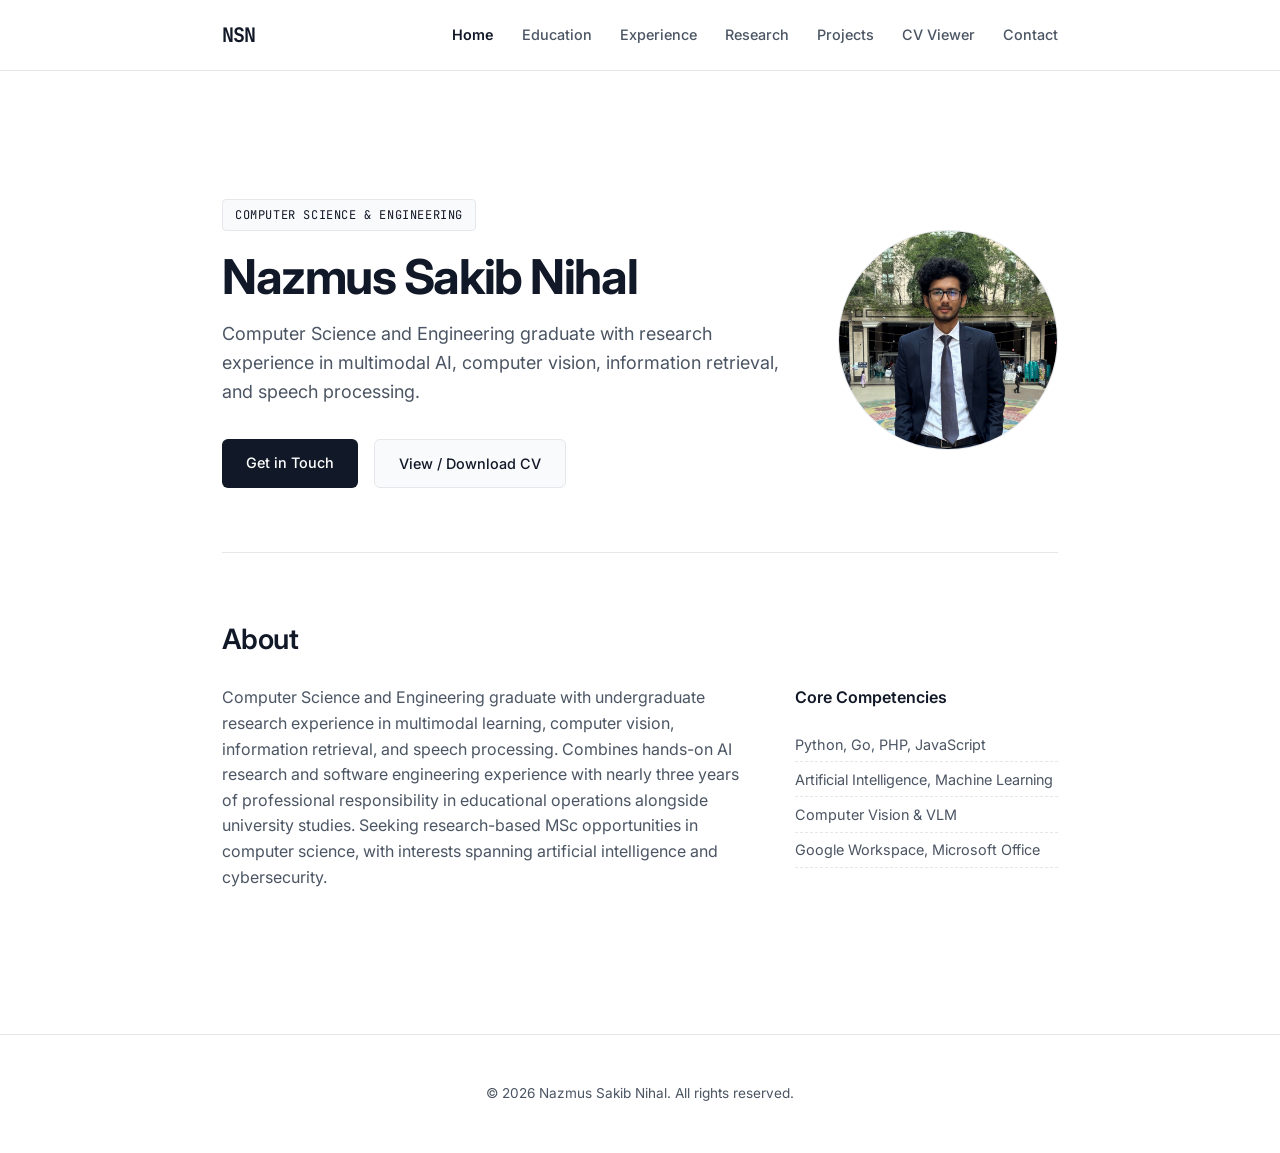
<file: index.html>
<!doctype html>
<html lang="en">
  <head>
    <meta charset="utf-8" />
    <meta content="width=device-width, initial-scale=1.0" name="viewport" />
    <title>Portfolio — Nazmus Sakib Nihal</title>
    <link href="css/style.css" rel="stylesheet" />
    <link href="https://fonts.googleapis.com" rel="preconnect" />
    <link crossorigin="" href="https://fonts.gstatic.com" rel="preconnect" />
    <link
      href="https://fonts.googleapis.com/css2?family=Inter:wght@300;400;500;600;700&amp;family=JetBrains+Mono:wght@400;500&amp;display=swap"
      rel="stylesheet"
    />
  </head>
  <body>
    <header class="site-header">
      <div class="container nav-container">
        <a class="logo" href="index.html" aria-label="NSN — Home">NSN</a>
        <button
          class="nav-toggle"
          type="button"
          aria-controls="primary-navigation"
          aria-expanded="false"
          aria-label="Open navigation menu"
        >
          <span class="nav-toggle-line"></span
          ><span class="nav-toggle-line"></span
          ><span class="nav-toggle-line"></span>
        </button>
        <nav
          class="nav-links"
          id="primary-navigation"
          aria-label="Main navigation"
        >
          <a href="index.html" class="nav-link active" aria-current="page"
            >Home</a
          >
          <a href="education.html" class="nav-link">Education</a>
          <a href="experience.html" class="nav-link">Experience</a>
          <a href="research.html" class="nav-link">Research</a>
          <a href="projects.html" class="nav-link">Projects</a>
          <a href="cv.html" class="nav-link">CV Viewer</a>
          <a href="contact.html" class="nav-link">Contact</a>
        </nav>
      </div>
    </header>
    <main class="container" id="main-content">
      <section class="page-view active" id="page-home">
        <div class="hero">
          <div class="hero-content">
            <span class="badge">Computer Science &amp; Engineering</span>
            <h1>Nazmus Sakib Nihal</h1>
            <p class="hero-subtitle">
              Computer Science and Engineering graduate with research experience
              in multimodal AI, computer vision, information retrieval, and
              speech processing.
            </p>
            <div class="hero-actions">
              <a class="btn btn-primary" href="contact.html"> Get in Touch </a>
              <a class="btn btn-secondary" href="cv.html">
                View / Download CV
              </a>
            </div>
          </div>
          <div class="hero-image-wrapper">
            <img
              alt="Nazmus Sakib Nihal"
              class="profile-image"
              src="assets/profile.jpg"
            />
          </div>
        </div>
        <section class="section">
          <h2>About</h2>
          <div class="about-grid">
            <div class="about-text">
              <p>
                Computer Science and Engineering graduate with undergraduate
                research experience in multimodal learning, computer vision,
                information retrieval, and speech processing. Combines hands-on
                AI research and software engineering experience with nearly
                three years of professional responsibility in educational
                operations alongside university studies. Seeking research-based
                MSc opportunities in computer science, with interests spanning
                artificial intelligence and cybersecurity.
              </p>
            </div>
            <div class="skills-box">
              <h3>Core Competencies</h3>
              <ul>
                <li>Python, Go, PHP, JavaScript</li>
                <li>Artificial Intelligence, Machine Learning</li>
                <li>Computer Vision &amp; VLM</li>
                <li>Google Workspace, Microsoft Office</li>
              </ul>
            </div>
          </div>
        </section>
      </section>
    </main>
    <footer class="site-footer">
      <div class="container">
        <p>© 2026 Nazmus Sakib Nihal. All rights reserved.</p>
      </div>
    </footer>
    <script src="js/script.js" defer></script>
  </body>
</html>
</file>
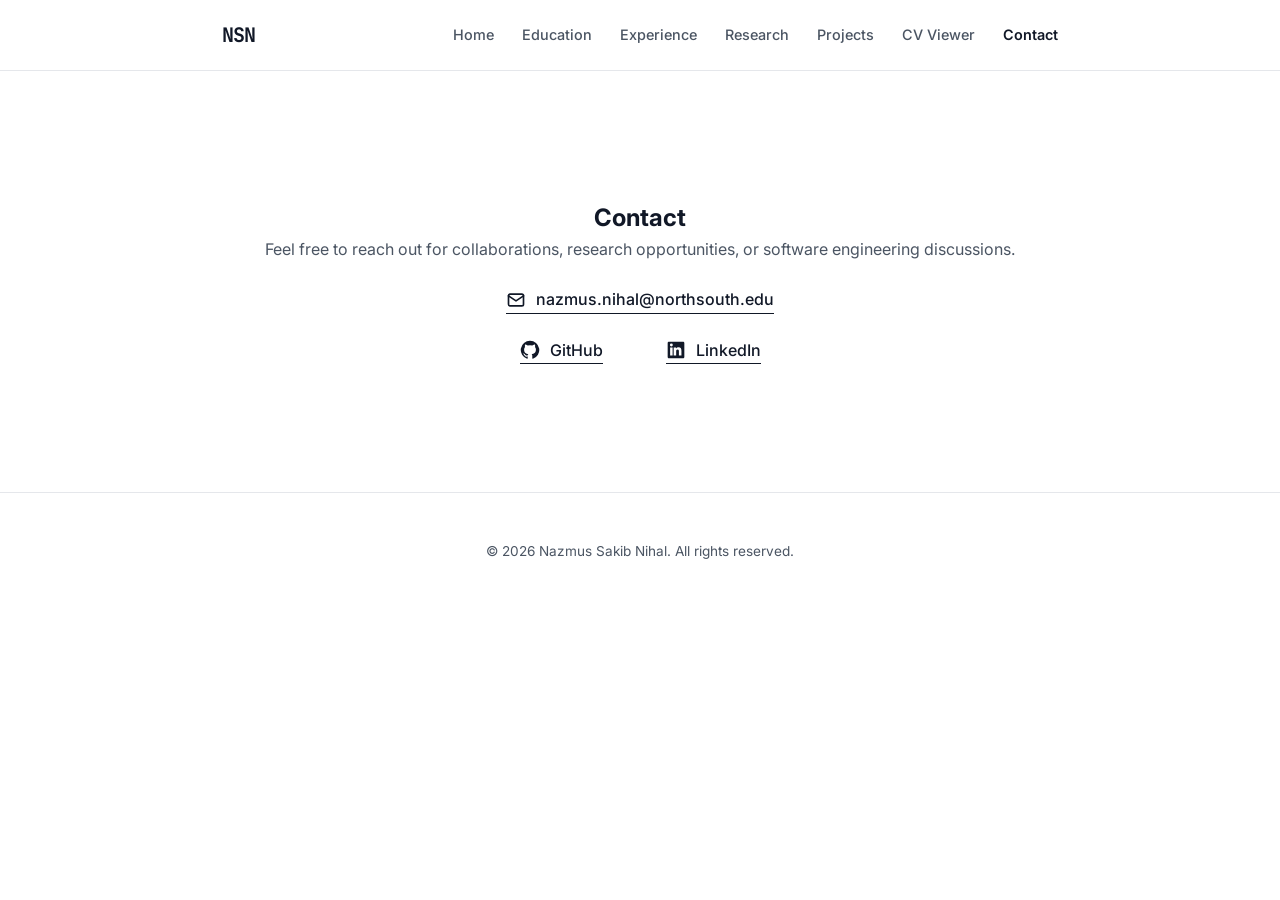
<file: contact.html>
<!doctype html>
<html lang="en">
<head>
<meta charset="utf-8"/>
<meta content="width=device-width, initial-scale=1.0" name="viewport"/>
<title>Contact — Nazmus Sakib Nihal</title>
<link href="css/style.css" rel="stylesheet"/>
<link href="https://fonts.googleapis.com" rel="preconnect"/>
<link crossorigin="" href="https://fonts.gstatic.com" rel="preconnect"/>
<link href="https://fonts.googleapis.com/css2?family=Inter:wght@300;400;500;600;700&amp;family=JetBrains+Mono:wght@400;500&amp;display=swap" rel="stylesheet"/>
</head>
<body>
<header class="site-header">
      <div class="container nav-container">
        <a class="logo" href="index.html" aria-label="NSN — Home">NSN</a>
        <button class="nav-toggle" type="button" aria-controls="primary-navigation" aria-expanded="false" aria-label="Open navigation menu">
          <span class="nav-toggle-line"></span><span class="nav-toggle-line"></span><span class="nav-toggle-line"></span>
        </button>
        <nav class="nav-links" id="primary-navigation" aria-label="Main navigation">
          <a href="index.html" class="nav-link">Home</a>
<a href="education.html" class="nav-link">Education</a>
<a href="experience.html" class="nav-link">Experience</a>
<a href="research.html" class="nav-link">Research</a>
<a href="projects.html" class="nav-link">Projects</a>
<a href="cv.html" class="nav-link">CV Viewer</a>
<a href="contact.html" class="nav-link active" aria-current="page">Contact</a>
        </nav>
      </div>
    </header>
<main class="container" id="main-content">
<section class="page-view active" id="page-contact">
<div class="contact-section">
<h2>Contact</h2>
<p>
            Feel free to reach out for collaborations, research opportunities,
            or software engineering discussions.
          </p>
<div class="contact-links">
<!-- Email -->
<a href="mailto:nazmus.nihal@northsouth.edu">
<svg fill="none" height="20" stroke="currentColor" stroke-linecap="round" stroke-linejoin="round" stroke-width="2" viewbox="0 0 24 24" width="20" xmlns="http://www.w3.org/2000/svg">
<rect height="14" rx="2" width="18" x="3" y="5"></rect>
<path d="m3 7 9 6 9-6"></path>
</svg>
<span>nazmus.nihal@northsouth.edu</span>
</a>
<!-- GitHub -->
<a href="https://github.com/nihalxx3" rel="noopener noreferrer" target="_blank">
<svg fill="currentColor" height="20" viewbox="0 0 24 24" width="20" xmlns="http://www.w3.org/2000/svg">
<path d="M12 .9a11.1 11.1 0 0 0-3.51 21.63c.56.1.76-.24.76-.54v-2.1c-3.1.67-3.76-1.32-3.76-1.32-.5-1.28-1.24-1.62-1.24-1.62-1.01-.69.08-.68.08-.68 1.12.08 1.71 1.15 1.71 1.15 1 1.71 2.63 1.22 3.27.93.1-.72.39-1.22.71-1.5-2.48-.28-5.09-1.24-5.09-5.52 0-1.22.44-2.21 1.15-2.99-.12-.28-.5-1.42.11-2.95 0 0 .94-.3 3.05 1.14a10.6 10.6 0 0 1 5.55 0c2.11-1.44 3.05-1.14 3.05-1.14.61 1.53.23 2.67.11 2.95.72.78 1.15 1.77 1.15 2.99 0 4.29-2.62 5.24-5.11 5.51.4.35.76 1.03.76 2.08v3.08c0 .3.2.65.77.54A11.1 11.1 0 0 0 12 .9Z"></path>
</svg>
<span>GitHub</span>
</a>
<!-- LinkedIn -->
<a href="https://linkedin.com/in/nazmus-sakib-nihal" rel="noopener noreferrer" target="_blank">
<svg fill="currentColor" height="20" viewbox="0 0 24 24" width="20" xmlns="http://www.w3.org/2000/svg">
<path d="M20.45 2H3.55C2.69 2 2 2.68 2 3.52v16.96c0 .84.69 1.52 1.55 1.52h16.9c.86 0 1.55-.68 1.55-1.52V3.52C22 2.68 21.31 2 20.45 2ZM7.93 18.46H4.95V9.03h2.98v9.43ZM6.44 7.74a1.73 1.73 0 1 1 0-3.46 1.73 1.73 0 0 1 0 3.46Zm12.02 10.72h-2.98v-4.59c0-1.09-.02-2.49-1.52-2.49-1.52 0-1.75 1.18-1.75 2.41v4.67H9.23V9.03h2.86v1.29h.04c.4-.75 1.37-1.53 2.82-1.53 3.02 0 3.58 1.99 3.58 4.57v5.1Z"></path>
</svg>
<span>LinkedIn</span>
</a>
</div>
</div>
</section>
</main>
<footer class="site-footer">
<div class="container">
<p>© 2026 Nazmus Sakib Nihal. All rights reserved.</p>
</div>
</footer>
<script src="js/script.js" defer></script>
</body>
</html>
</file>
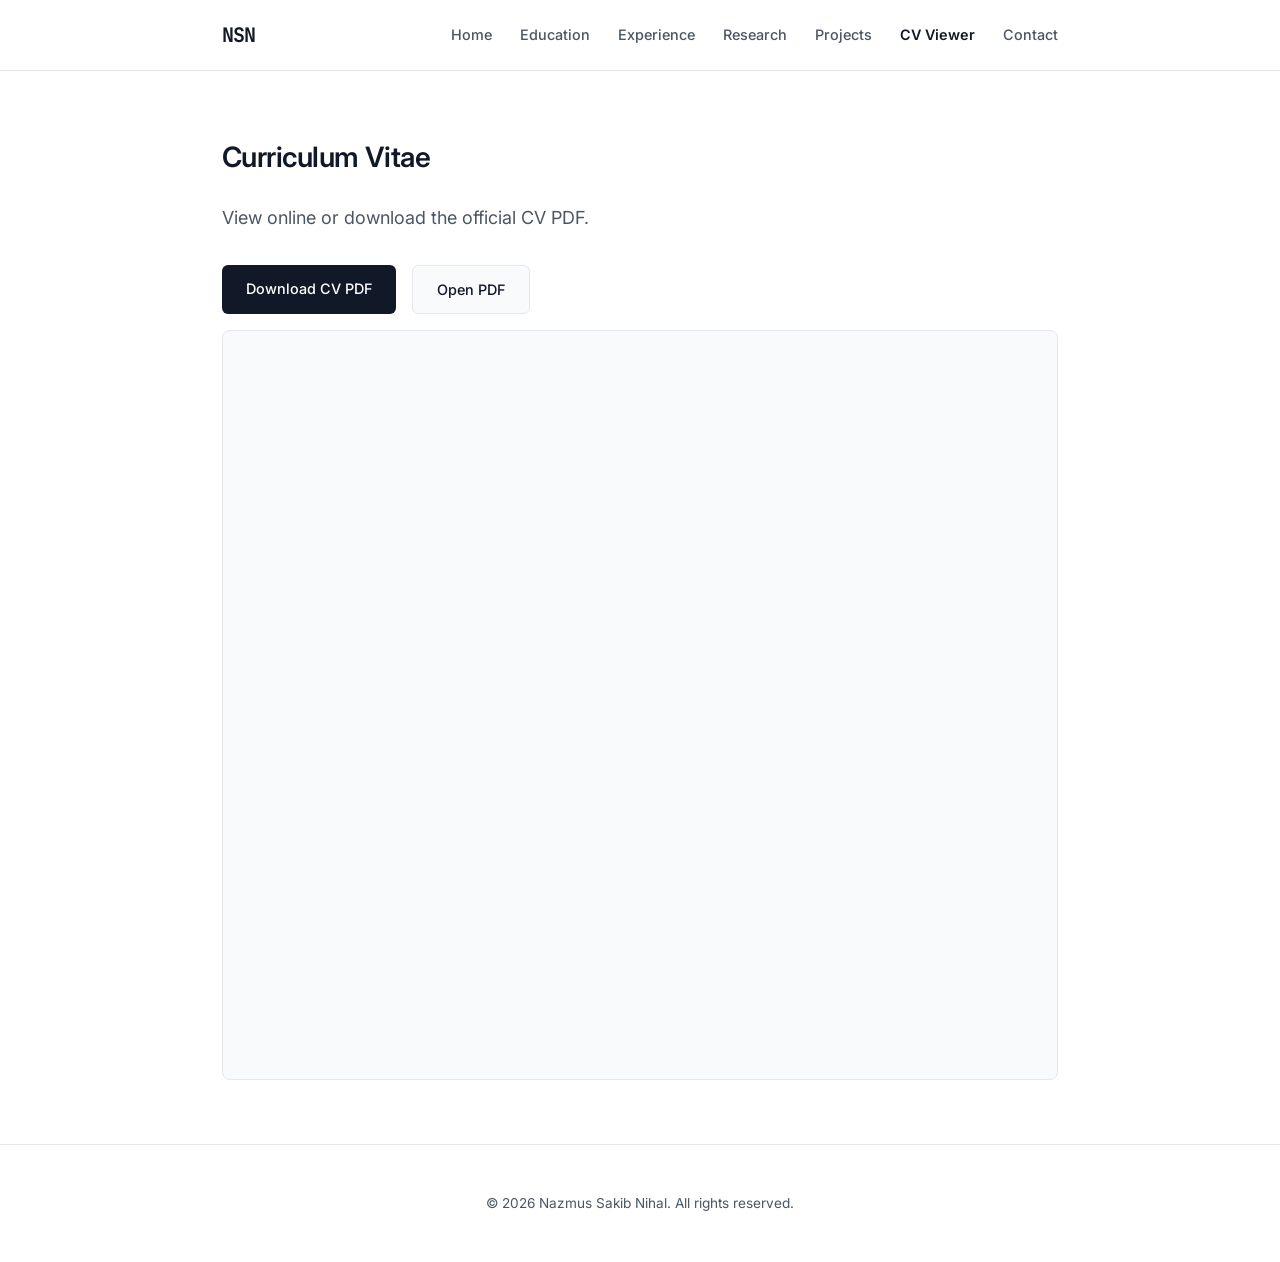
<file: cv.html>
<!doctype html>
<html lang="en">
<head>
<meta charset="utf-8"/>
<meta content="width=device-width, initial-scale=1.0" name="viewport"/>
<title>Curriculum Vitae — Nazmus Sakib Nihal</title>
<link href="css/style.css" rel="stylesheet"/>
<link href="https://fonts.googleapis.com" rel="preconnect"/>
<link crossorigin="" href="https://fonts.gstatic.com" rel="preconnect"/>
<link href="https://fonts.googleapis.com/css2?family=Inter:wght@300;400;500;600;700&amp;family=JetBrains+Mono:wght@400;500&amp;display=swap" rel="stylesheet"/>
</head>
<body>
<header class="site-header">
      <div class="container nav-container">
        <a class="logo" href="index.html" aria-label="NSN — Home">NSN</a>
        <button class="nav-toggle" type="button" aria-controls="primary-navigation" aria-expanded="false" aria-label="Open navigation menu">
          <span class="nav-toggle-line"></span><span class="nav-toggle-line"></span><span class="nav-toggle-line"></span>
        </button>
        <nav class="nav-links" id="primary-navigation" aria-label="Main navigation">
          <a href="index.html" class="nav-link">Home</a>
<a href="education.html" class="nav-link">Education</a>
<a href="experience.html" class="nav-link">Experience</a>
<a href="research.html" class="nav-link">Research</a>
<a href="projects.html" class="nav-link">Projects</a>
<a href="cv.html" class="nav-link active" aria-current="page">CV Viewer</a>
<a href="contact.html" class="nav-link">Contact</a>
        </nav>
      </div>
    </header>
<main class="container" id="main-content">
<section class="page-view active" id="page-cv">
<div class="page-header">
<h2>Curriculum Vitae</h2>
<p class="hero-subtitle">
            View online or download the official CV PDF.
          </p>

<div class="hero-actions cv-actions">
<a class="btn btn-primary" download="CV_Nazmus_Sakib_Nihal.pdf" href="assets/NAZMUS-SAKIB-NIHAL(CV).pdf">Download CV PDF</a>
<a class="btn btn-secondary" href="assets/NAZMUS-SAKIB-NIHAL(CV).pdf" rel="noopener noreferrer" target="_blank">Open PDF</a>
</div></div>
<p class="cv-mobile-note">On mobile, use “Open PDF” or “Download CV PDF” if the embedded viewer is unavailable.</p><div class="cv-viewer-container">
<iframe class="cv-iframe" src="assets/NAZMUS-SAKIB-NIHAL(CV).pdf" title="CV Viewer">
<p>
              Your browser does not support PDFs.
              <a href="assets/NAZMUS-SAKIB-NIHAL(CV).pdf">Download the PDF</a>.
            </p>
</iframe>
</div>
</section>
</main>
<footer class="site-footer">
<div class="container">
<p>© 2026 Nazmus Sakib Nihal. All rights reserved.</p>
</div>
</footer>
<script src="js/script.js" defer></script>
</body>
</html>
</file>
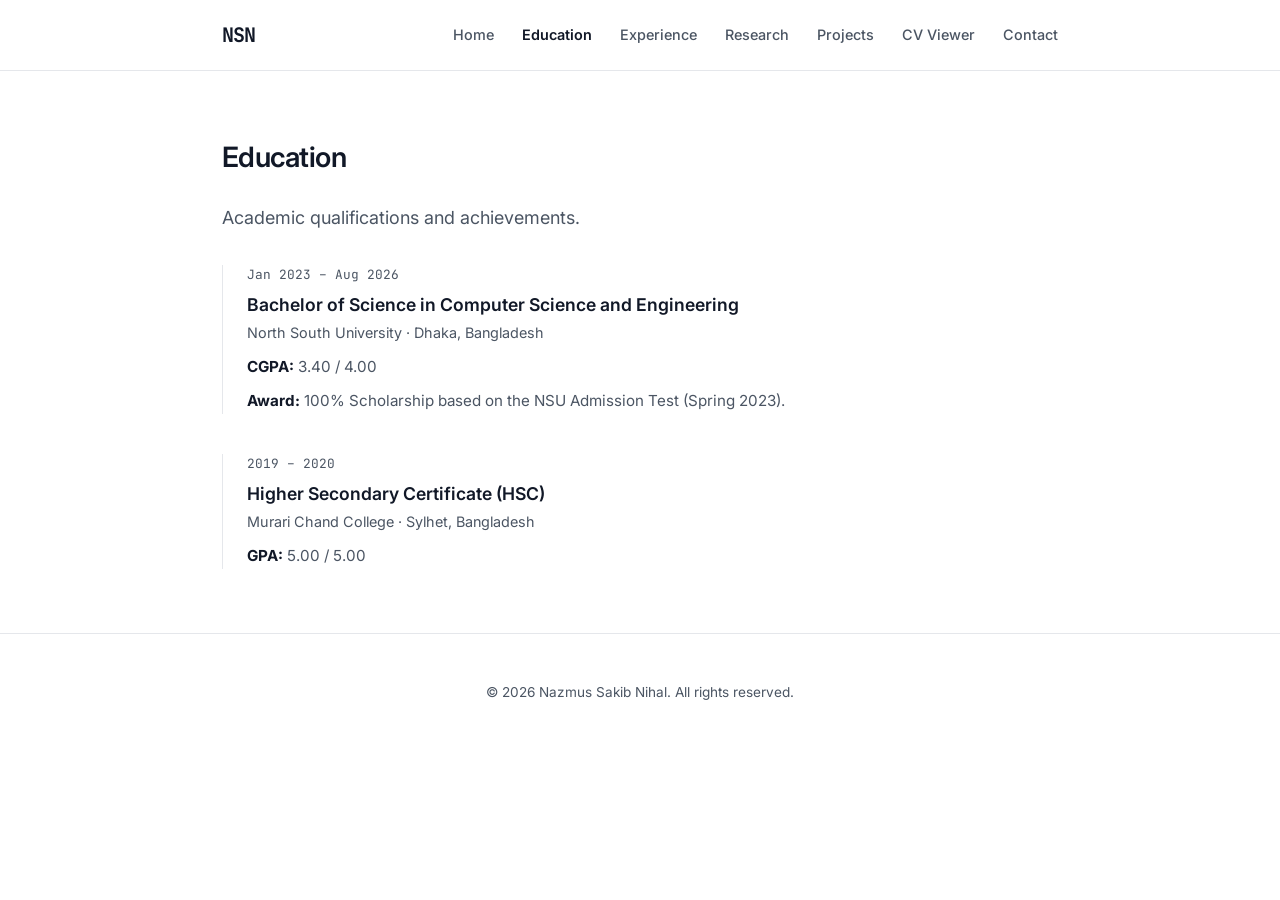
<file: education.html>
<!doctype html>
<html lang="en">
<head>
<meta charset="utf-8"/>
<meta content="width=device-width, initial-scale=1.0" name="viewport"/>
<title>Education — Nazmus Sakib Nihal</title>
<link href="css/style.css" rel="stylesheet"/>
<link href="https://fonts.googleapis.com" rel="preconnect"/>
<link crossorigin="" href="https://fonts.gstatic.com" rel="preconnect"/>
<link href="https://fonts.googleapis.com/css2?family=Inter:wght@300;400;500;600;700&amp;family=JetBrains+Mono:wght@400;500&amp;display=swap" rel="stylesheet"/>
</head>
<body>
<header class="site-header">
      <div class="container nav-container">
        <a class="logo" href="index.html" aria-label="NSN — Home">NSN</a>
        <button class="nav-toggle" type="button" aria-controls="primary-navigation" aria-expanded="false" aria-label="Open navigation menu">
          <span class="nav-toggle-line"></span><span class="nav-toggle-line"></span><span class="nav-toggle-line"></span>
        </button>
        <nav class="nav-links" id="primary-navigation" aria-label="Main navigation">
          <a href="index.html" class="nav-link">Home</a>
<a href="education.html" class="nav-link active" aria-current="page">Education</a>
<a href="experience.html" class="nav-link">Experience</a>
<a href="research.html" class="nav-link">Research</a>
<a href="projects.html" class="nav-link">Projects</a>
<a href="cv.html" class="nav-link">CV Viewer</a>
<a href="contact.html" class="nav-link">Contact</a>
        </nav>
      </div>
    </header>
<main class="container" id="main-content">
<section class="page-view active" id="page-education">
<div class="page-header">
<h2>Education</h2>
<p class="hero-subtitle">Academic qualifications and achievements.</p>
</div>
<div class="timeline">
<div class="timeline-item">
<span class="timeline-date">Jan 2023 – Aug 2026</span>
<h3>Bachelor of Science in Computer Science and Engineering</h3>
<a class="timeline-org" href="https://www.northsouth.edu/" rel="noopener noreferrer" target="_blank">North South University · Dhaka, Bangladesh</a>
<p class="education-detail"><strong>CGPA:</strong> 3.40 / 4.00</p>
<p class="education-detail"><strong>Award:</strong> 100% Scholarship based on the NSU Admission Test (Spring 2023).</p>
</div>
<div class="timeline-item">
<span class="timeline-date">2019 – 2020</span>
<h3>Higher Secondary Certificate (HSC)</h3>
<div class="timeline-org">Murari Chand College · Sylhet, Bangladesh</div>
<p class="education-detail"><strong>GPA:</strong> 5.00 / 5.00</p>
</div>
</div>
</section>
</main>
<footer class="site-footer">
<div class="container">
<p>© 2026 Nazmus Sakib Nihal. All rights reserved.</p>
</div>
</footer>
<script src="js/script.js" defer></script>
</body>
</html>
</file>
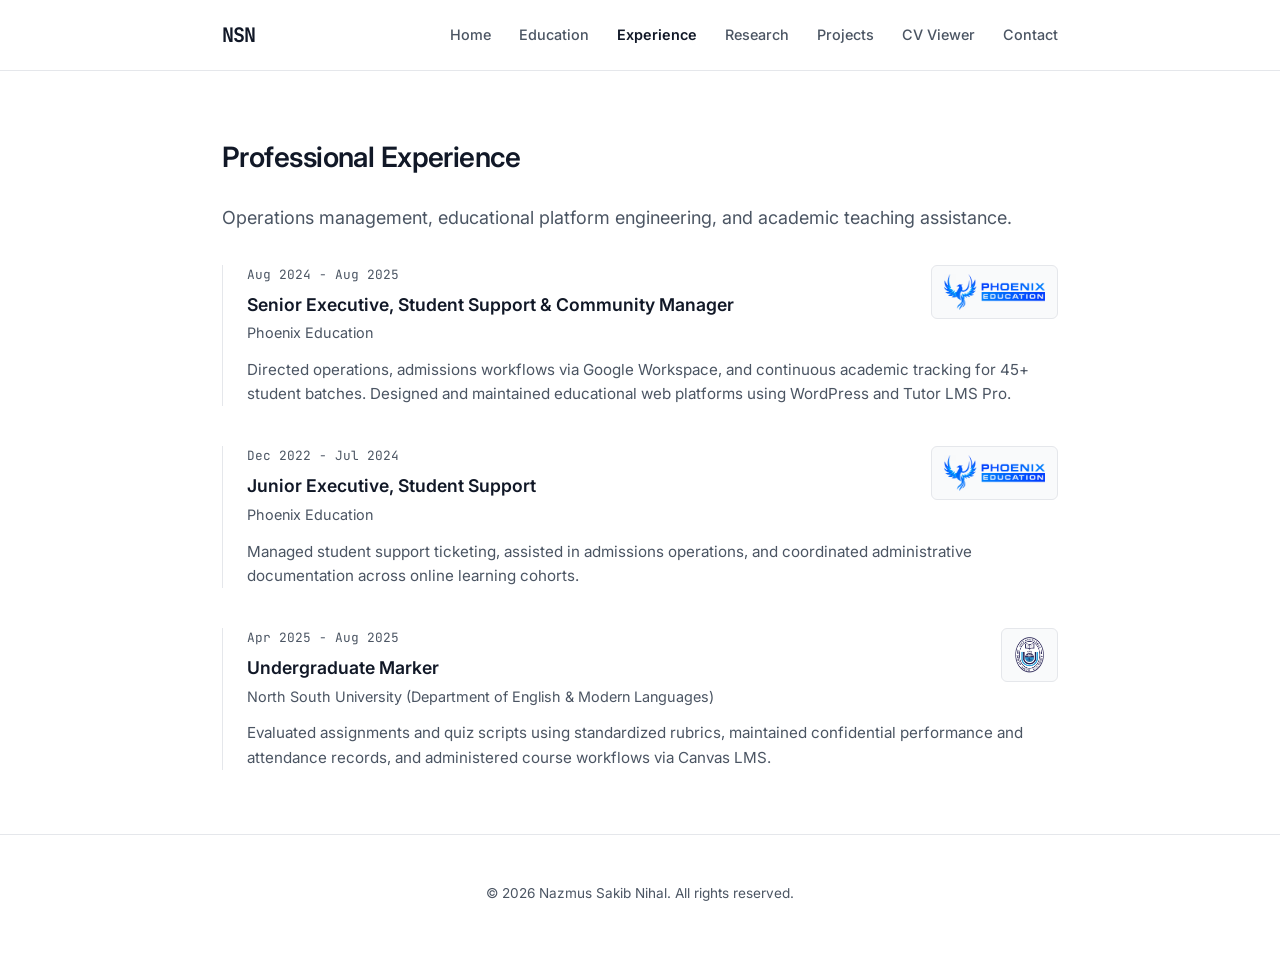
<file: experience.html>
<!doctype html>
<html lang="en">
<head>
<meta charset="utf-8"/>
<meta content="width=device-width, initial-scale=1.0" name="viewport"/>
<title>Experience — Nazmus Sakib Nihal</title>
<link href="css/style.css" rel="stylesheet"/>
<link href="https://fonts.googleapis.com" rel="preconnect"/>
<link crossorigin="" href="https://fonts.gstatic.com" rel="preconnect"/>
<link href="https://fonts.googleapis.com/css2?family=Inter:wght@300;400;500;600;700&amp;family=JetBrains+Mono:wght@400;500&amp;display=swap" rel="stylesheet"/>
</head>
<body>
<header class="site-header">
      <div class="container nav-container">
        <a class="logo" href="index.html" aria-label="NSN — Home">NSN</a>
        <button class="nav-toggle" type="button" aria-controls="primary-navigation" aria-expanded="false" aria-label="Open navigation menu">
          <span class="nav-toggle-line"></span><span class="nav-toggle-line"></span><span class="nav-toggle-line"></span>
        </button>
        <nav class="nav-links" id="primary-navigation" aria-label="Main navigation">
          <a href="index.html" class="nav-link">Home</a>
<a href="education.html" class="nav-link">Education</a>
<a href="experience.html" class="nav-link active" aria-current="page">Experience</a>
<a href="research.html" class="nav-link">Research</a>
<a href="projects.html" class="nav-link">Projects</a>
<a href="cv.html" class="nav-link">CV Viewer</a>
<a href="contact.html" class="nav-link">Contact</a>
        </nav>
      </div>
    </header>
<main class="container" id="main-content">
<section class="page-view active" id="page-experience">
<div class="page-header">
<h2>Professional Experience</h2>
<p class="hero-subtitle">
            Operations management, educational platform engineering, and
            academic teaching assistance.
          </p>
</div>
<div class="timeline">
<div class="timeline-item">
<div class="exp-header">
<div class="exp-title-group">
<span class="timeline-date">Aug 2024 - Aug 2025</span>
<h3>Senior Executive, Student Support &amp; Community Manager</h3>
<a class="timeline-org" href="https://phoenixedu.com.bd/" rel="noopener noreferrer" target="_blank">Phoenix Education</a>
</div>
<a class="exp-logo-link" href="https://phoenixedu.com.bd/" rel="noopener noreferrer" target="_blank">
<img alt="Phoenix Education" class="exp-logo" src="assets/phoenix_header_logo.avif"/>
</a>
</div>
<p>
              Directed operations, admissions workflows via Google Workspace,
              and continuous academic tracking for 45+ student batches. Designed
              and maintained educational web platforms using WordPress and Tutor
              LMS Pro.
            </p>
</div>
<div class="timeline-item">
<div class="exp-header">
<div class="exp-title-group">
<span class="timeline-date">Dec 2022 - Jul 2024</span>
<h3>Junior Executive, Student Support</h3>
<a class="timeline-org" href="https://phoenixedu.com.bd/" rel="noopener noreferrer" target="_blank">Phoenix Education</a>
</div>
<a class="exp-logo-link" href="https://phoenixedu.com.bd/" rel="noopener noreferrer" target="_blank">
<img alt="Phoenix Education" class="exp-logo" src="assets/phoenix_header_logo.avif"/>
</a>
</div>
<p>
              Managed student support ticketing, assisted in admissions
              operations, and coordinated administrative documentation across
              online learning cohorts.
            </p>
</div>
<div class="timeline-item">
<div class="exp-header">
<div class="exp-title-group">
<span class="timeline-date">Apr 2025 - Aug 2025</span>
<h3>Undergraduate Marker</h3>
<a class="timeline-org" href="https://www.northsouth.edu/" rel="noopener noreferrer" target="_blank">North South University (Department of English &amp; Modern
                  Languages)</a>
</div>
<a class="exp-logo-link" href="https://www.northsouth.edu/" rel="noopener noreferrer" target="_blank">
<img alt="North South University" class="exp-logo" src="assets/nsu_logo.png"/>
</a>
</div>
<p>
              Evaluated assignments and quiz scripts using standardized rubrics,
              maintained confidential performance and attendance records, and
              administered course workflows via Canvas LMS.
            </p>
</div>
</div>
</section>
</main>
<footer class="site-footer">
<div class="container">
<p>© 2026 Nazmus Sakib Nihal. All rights reserved.</p>
</div>
</footer>
<script src="js/script.js" defer></script>
</body>
</html>
</file>
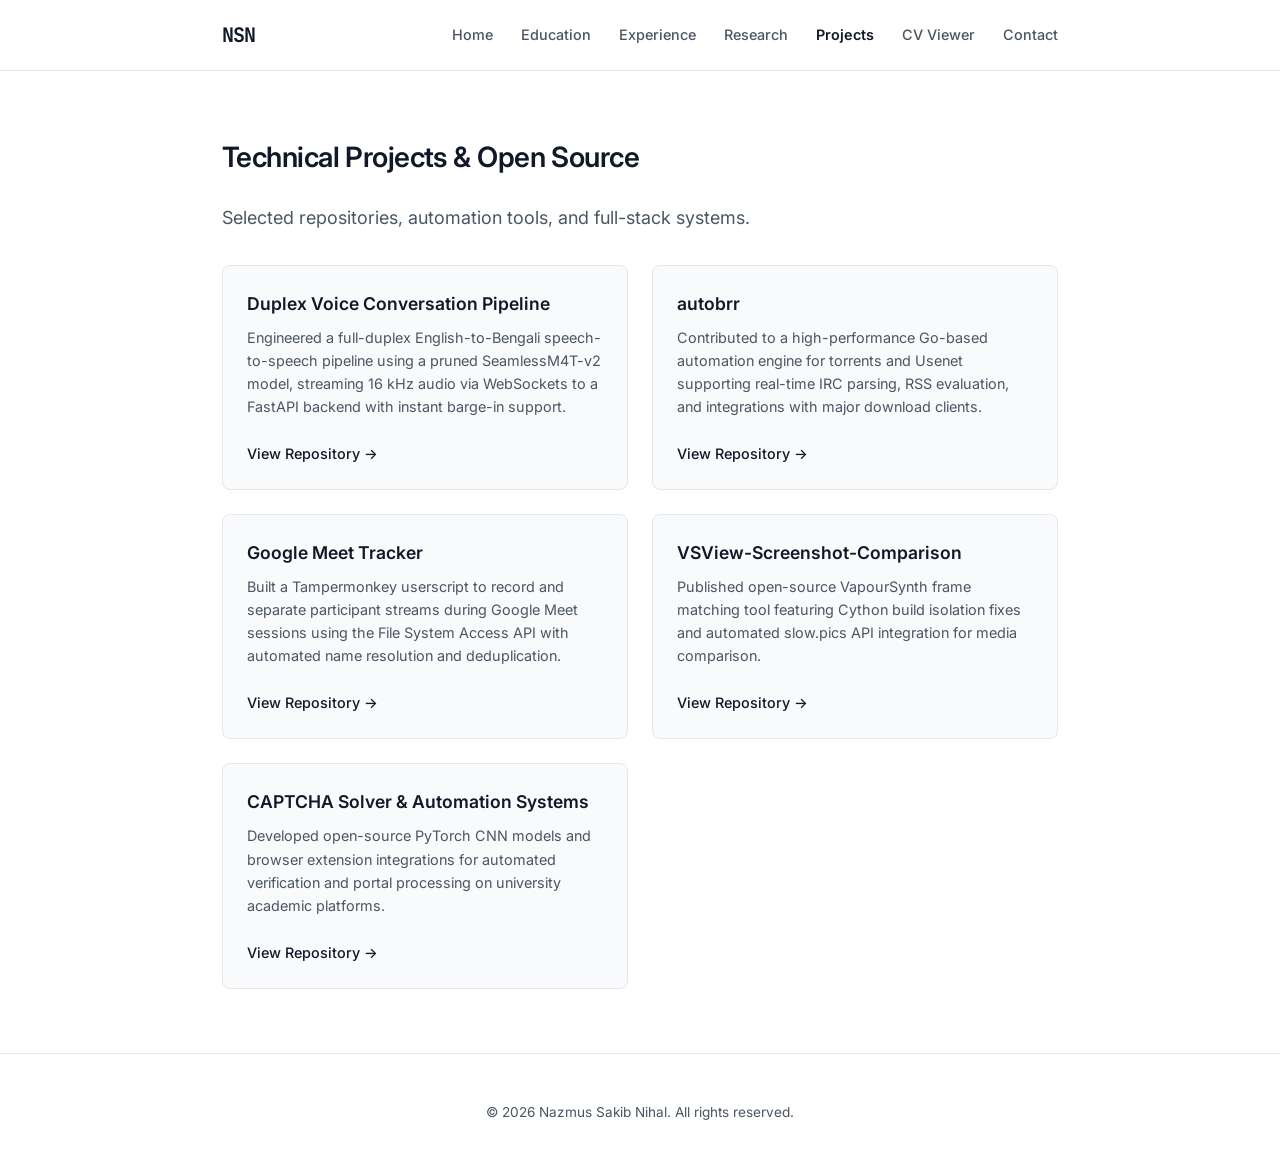
<file: projects.html>
<!doctype html>
<html lang="en">
  <head>
    <meta charset="utf-8" />
    <meta content="width=device-width, initial-scale=1.0" name="viewport" />
    <title>Projects — Nazmus Sakib Nihal</title>
    <link href="css/style.css" rel="stylesheet" />
    <link href="https://fonts.googleapis.com" rel="preconnect" />
    <link crossorigin="" href="https://fonts.gstatic.com" rel="preconnect" />
    <link
      href="https://fonts.googleapis.com/css2?family=Inter:wght@300;400;500;600;700&amp;family=JetBrains+Mono:wght@400;500&amp;display=swap"
      rel="stylesheet"
    />
  </head>
  <body>
    <header class="site-header">
      <div class="container nav-container">
        <a class="logo" href="index.html" aria-label="NSN — Home">NSN</a>
        <button
          class="nav-toggle"
          type="button"
          aria-controls="primary-navigation"
          aria-expanded="false"
          aria-label="Open navigation menu"
        >
          <span class="nav-toggle-line"></span
          ><span class="nav-toggle-line"></span
          ><span class="nav-toggle-line"></span>
        </button>
        <nav
          class="nav-links"
          id="primary-navigation"
          aria-label="Main navigation"
        >
          <a href="index.html" class="nav-link">Home</a>
          <a href="education.html" class="nav-link">Education</a>
          <a href="experience.html" class="nav-link">Experience</a>
          <a href="research.html" class="nav-link">Research</a>
          <a href="projects.html" class="nav-link active" aria-current="page"
            >Projects</a
          >
          <a href="cv.html" class="nav-link">CV Viewer</a>
          <a href="contact.html" class="nav-link">Contact</a>
        </nav>
      </div>
    </header>
    <main class="container" id="main-content">
      <section class="page-view active" id="page-projects">
        <div class="page-header">
          <h2>Technical Projects &amp; Open Source</h2>
          <p class="hero-subtitle">
            Selected repositories, automation tools, and full-stack systems.
          </p>
        </div>
        <div class="project-grid">
          <div class="card">
            <h3>Duplex Voice Conversation Pipeline</h3>
            <p>
              Engineered a full-duplex English-to-Bengali speech-to-speech
              pipeline using a pruned SeamlessM4T-v2 model, streaming 16 kHz
              audio via WebSockets to a FastAPI backend with instant barge-in
              support.
            </p>
            <a
              class="card-link"
              href="https://github.com/nihalxx3/Voice_clone_project_CSE465"
              rel="noopener noreferrer"
              target="_blank"
              >View Repository →</a
            >
          </div>
          <div class="card">
            <h3>autobrr</h3>
            <p>
              Contributed to a high-performance Go-based automation engine for
              torrents and Usenet supporting real-time IRC parsing, RSS
              evaluation, and integrations with major download clients.
            </p>
            <a
              class="card-link"
              href="https://github.com/nihalxx3/autobrr"
              rel="noopener noreferrer"
              target="_blank"
              >View Repository →</a
            >
          </div>
          <div class="card">
            <h3>Google Meet Tracker</h3>
            <p>
              Built a Tampermonkey userscript to record and separate participant
              streams during Google Meet sessions using the File System Access
              API with automated name resolution and deduplication.
            </p>
            <a
              class="card-link"
              href="https://github.com/nihalxx3/Google-Meet-Tracker"
              rel="noopener noreferrer"
              target="_blank"
              >View Repository →</a
            >
          </div>
          <div class="card">
            <h3>VSView-Screenshot-Comparison</h3>
            <p>
              Published open-source VapourSynth frame matching tool featuring
              Cython build isolation fixes and automated slow.pics API
              integration for media comparison.
            </p>
            <a
              class="card-link"
              href="https://github.com/nihalxx3/VSView-Screenshot-Comparison"
              rel="noopener noreferrer"
              target="_blank"
              >View Repository →</a
            >
          </div>
          <div class="card">
            <h3>CAPTCHA Solver &amp; Automation Systems</h3>
            <p>
              Developed open-source PyTorch CNN models and browser extension
              integrations for automated verification and portal processing on
              university academic platforms.
            </p>

            <a
              class="card-link"
              href="https://github.com/nihalxx3/RDS3_NSU_Captcha_Solver"
              target="_blank"
              rel="noopener noreferrer"
            >
              View Repository &rarr;
            </a>
          </div>
        </div>
      </section>
    </main>
    <footer class="site-footer">
      <div class="container">
        <p>© 2026 Nazmus Sakib Nihal. All rights reserved.</p>
      </div>
    </footer>
    <script src="js/script.js" defer></script>
  </body>
</html>
</file>
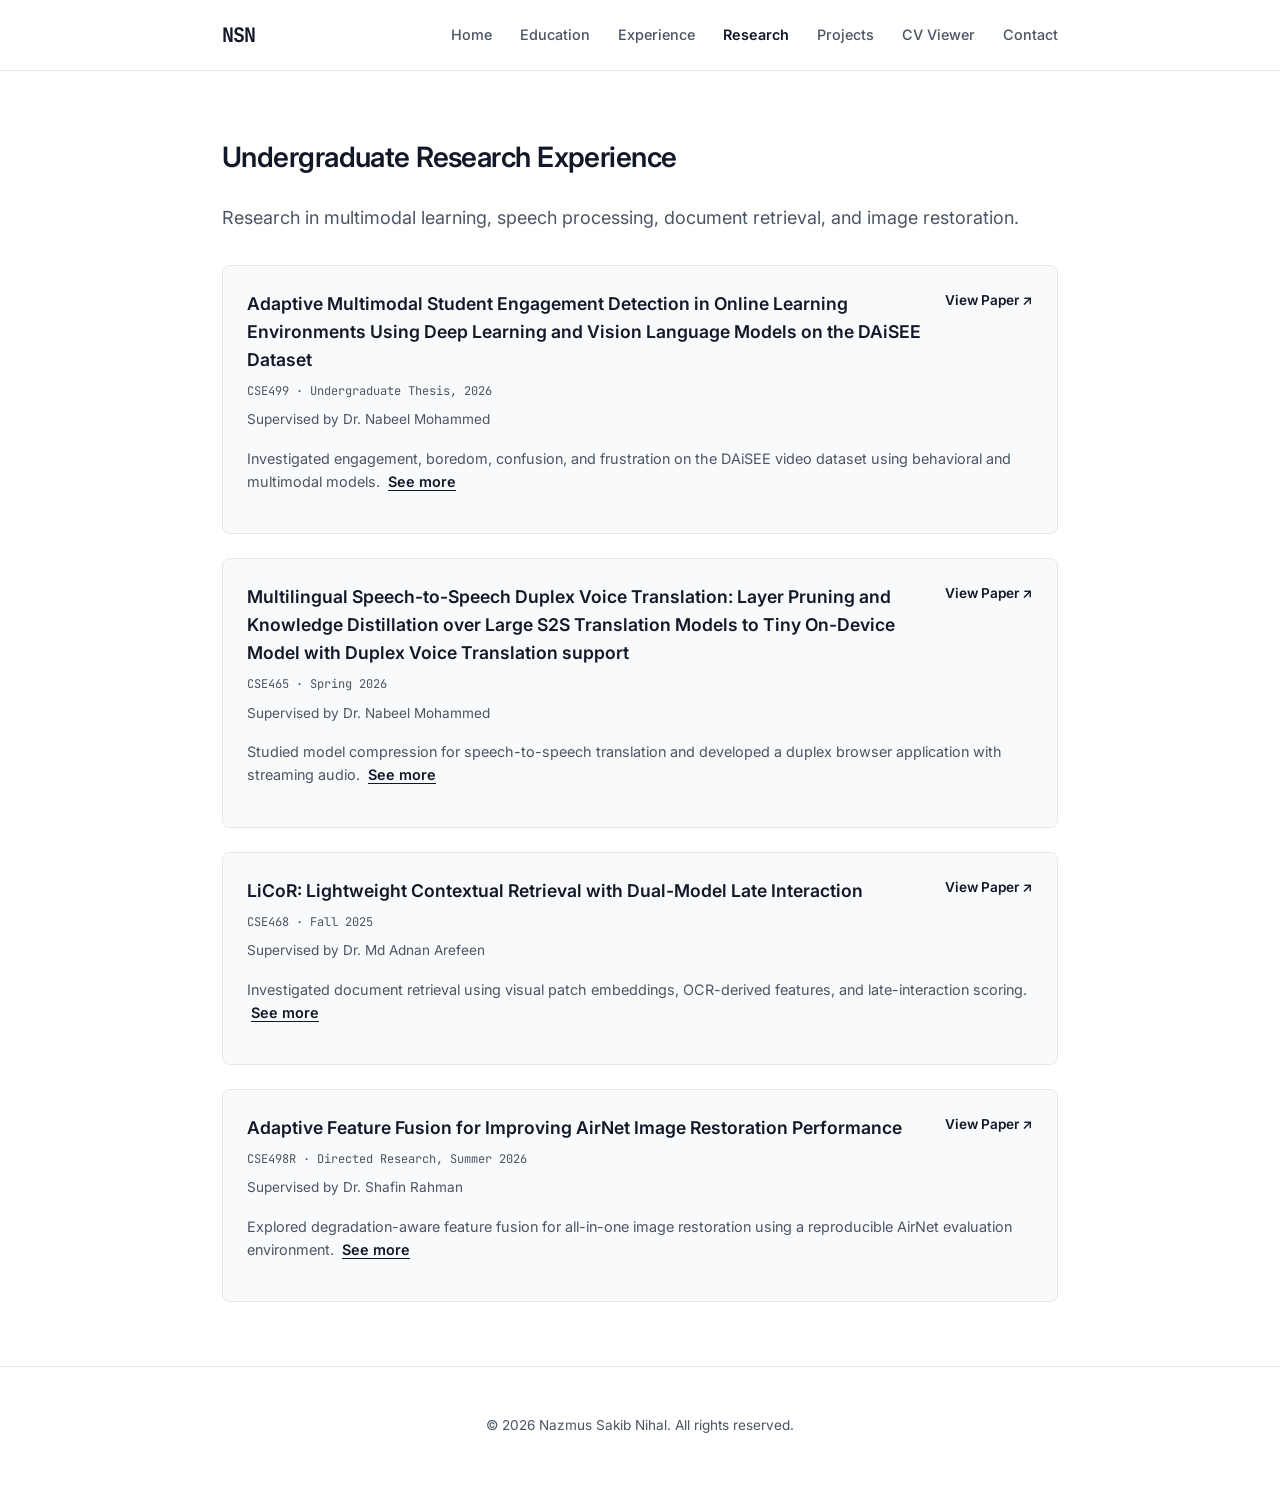
<file: research.html>
<!doctype html>
<html lang="en">
  <head>
    <meta charset="utf-8" />
    <meta content="width=device-width, initial-scale=1.0" name="viewport" />
    <title>Research — Nazmus Sakib Nihal</title>
    <link href="css/style.css" rel="stylesheet" />
    <link href="https://fonts.googleapis.com" rel="preconnect" />
    <link crossorigin="" href="https://fonts.gstatic.com" rel="preconnect" />
    <link
      href="https://fonts.googleapis.com/css2?family=Inter:wght@300;400;500;600;700&amp;family=JetBrains+Mono:wght@400;500&amp;display=swap"
      rel="stylesheet"
    />
  </head>
  <body>
    <header class="site-header">
      <div class="container nav-container">
        <a class="logo" href="index.html" aria-label="NSN — Home">NSN</a>
        <button
          class="nav-toggle"
          type="button"
          aria-controls="primary-navigation"
          aria-expanded="false"
          aria-label="Open navigation menu"
        >
          <span class="nav-toggle-line"></span
          ><span class="nav-toggle-line"></span
          ><span class="nav-toggle-line"></span>
        </button>
        <nav
          class="nav-links"
          id="primary-navigation"
          aria-label="Main navigation"
        >
          <a href="index.html" class="nav-link">Home</a>
          <a href="education.html" class="nav-link">Education</a>
          <a href="experience.html" class="nav-link">Experience</a>
          <a href="research.html" class="nav-link active" aria-current="page"
            >Research</a
          >
          <a href="projects.html" class="nav-link">Projects</a>
          <a href="cv.html" class="nav-link">CV Viewer</a>
          <a href="contact.html" class="nav-link">Contact</a>
        </nav>
      </div>
    </header>
    <main class="container" id="main-content">
      <section class="page-view active" id="page-research">
        <div class="page-header">
          <h2>Undergraduate Research Experience</h2>
          <p class="hero-subtitle">
            Research in multimodal learning, speech processing, document
            retrieval, and image restoration.
          </p>
        </div>
        <!-- Working titles from the CV. Replace these with final research-paper titles when available. -->
        <div class="project-grid research-grid">
          <article class="card research-card">
            <div class="research-title-row">
              <h3>
                Adaptive Multimodal Student Engagement Detection in Online
                Learning Environments Using Deep Learning and Vision Language
                Models on the DAiSEE Dataset
              </h3>
              <a
                href="assets/CSE499_Report.pdf"
                target="_blank"
                rel="noopener noreferrer"
                class="card-link research-paper-link"
              >
                View Paper &nearr;
              </a>
            </div>
            <span class="card-meta">CSE499 · Undergraduate Thesis, 2026</span>
            <p class="research-supervisor">Supervised by Dr. Nabeel Mohammed</p>
            <p class="research-preview">
              Investigated engagement, boredom, confusion, and frustration on
              the DAiSEE video dataset using behavioral and multimodal models.
            </p>
            <details class="research-details">
              <summary>See more</summary>
              <div class="research-full">
                <p class="research-detail-label">Abstract</p>
                <p>
                  Knowing how students feel in online classes is important but
                  hard. In a real classroom a teacher can watch the students and
                  see who is bored, confused, or not paying attention. In an
                  online class this feedback is mostly lost. In this work we
                  studied four student states from the DAiSEE dataset:
                  engagement, boredom, confusion, and frustration. Each state
                  has four levels, from very low to very high, and the data is
                  very imbalanced, which makes the task difficult. We did not
                  commit to one method early. Instead we ran several parallel
                  lines of work and compared them. First we took multiple frames
                  from each short video and found the face. Then we described
                  each video in three ways: interpretable facial features from
                  OpenFace and MediaPipe, deep visual features from image and
                  video models, and short text descriptions from vision language
                  models. On top of these we tested more complex methodologies
                  such as classical machine learning, ensembles, a leakage free
                  cross state cascade, deep spatio temporal models such as
                  EfficientNet and EfficientFormer with a BiGRU, and fine tuned
                  vision language models like Gemma. We also built a synthetic
                  data pipeline to fight the class imbalance. Our best pixel
                  based model reached 87.5 percent test accuracy with balanced
                  performance across all four levels, while the cascade model
                  reached about 66.8 percent average accuracy across the four
                  states using only facial features. Finally, we built a Chrome
                  extension with a FastAPI backend that runs on Google Meet, to
                  show how the detector could work in a real online class.
                </p>
              </div>
            </details>
          </article>
          <article class="card research-card">
            <div class="research-title-row">
              <h3>
                Multilingual Speech-to-Speech Duplex Voice Translation: Layer
                Pruning and Knowledge Distillation over Large S2S Translation
                Models to Tiny On-Device Model with Duplex Voice Translation
                support
              </h3>

              <a
                href="assets/CSE465_Report.pdf"
                target="_blank"
                rel="noopener noreferrer"
                class="card-link research-paper-link"
              >
                View Paper &nearr;
              </a>
            </div>
            <span class="card-meta">CSE465 · Spring 2026</span>
            <p class="research-supervisor">Supervised by Dr. Nabeel Mohammed</p>
            <p class="research-preview">
              Studied model compression for speech-to-speech translation and
              developed a duplex browser application with streaming audio.
            </p>
            <details class="research-details">
              <summary>See more</summary>
              <div class="research-full">
                <p class="research-detail-label">Abstract</p>
                <p>
                  This project studies practical compression of Meta’s
                  SeamlessM4T v2 Large speech-to-speech translation model for
                  lower-resource multilingual deployment. SeamlessM4T v2 Large
                  is a powerful multilingual speech translation system, but the
                  speech-to-speech variant used in this project has
                  approximately 1.805B parameters and multiple coupled
                  components: a speech encoder, text decoder, text-to-unit (T2U)
                  model, and vocoder. The project goal was to reduce parameter
                  count and inference cost while preserving usable speech
                  translation quality for English, Bengali, Mandarin, Arabic,
                  and Hindi. The final approach combines language-scoped
                  vocabulary pruning, Block-Influenceguided depth pruning,
                  conservative T2U layer merging, text decoder pruning,
                  checkpointed recovery fine-tuning, sparse top-k
                  teacher-student knowledge distillation, and LoRA/DoRA-style
                  adapter recovery. The final selected multilingual model has
                  approximately 1.0879B parameters, a 39.7 percent reduction
                  from the baseline. On the saved eight-direction multilingual
                  ASR benchmark, it achieves 33.73 ChrF, 8.16 BLEU, and 0.1336
                  real-time factor (RTF), compared with the 1.8055B baseline’s
                  46.49 ChrF, 15.88 BLEU, and 0.2455 RTF. This gives a 1.84x RTF
                  speedup and makes the model practical on a local RTX 3050
                  Laptop GPU with 4.3 GB VRAM.
                </p>
              </div>
            </details>
          </article>
          <article class="card research-card">
            <div class="research-title-row">
              <h3>
                LiCoR: Lightweight Contextual Retrieval with Dual-Model Late
                Interaction
              </h3>

              <a
                href="assets/CSE468_Report.pdf"
                target="_blank"
                rel="noopener noreferrer"
                class="card-link research-paper-link"
              >
                View Paper &nearr;
              </a>
            </div>
            <span class="card-meta">CSE468 · Fall 2025</span>
            <p class="research-supervisor">
              Supervised by Dr. Md Adnan Arefeen
            </p>
            <p class="research-preview">
              Investigated document retrieval using visual patch embeddings,
              OCR-derived features, and late-interaction scoring.
            </p>
            <details class="research-details">
              <summary>See more</summary>
              <div class="research-full">
                <p class="research-detail-label">Abstract</p>
                <p>
                  Recent Vision-Language Models (VLMs) such as ColPali (Faysse
                  et al., 2024) have caused significant advancement in
                  visually-rich document retrieval by processing documents
                  directly as images. However, their large-scale architectures
                  demand substantial computational resources often exceeding 24
                  GB of VRAM for training, making them inaccessible to
                  researchers and practitioners using consumer-grade hardware.
                  To overcome this accessibility gap, we present LiCoR
                  (Lightweight Contextual Retrieval), a dual-modal late
                  interaction architecture designed for efficient and
                  high-performance document retrieval on a single 16 GB GPU
                  (e.g., NVIDIA RTX 5060 Ti). LiCoR decouples costly feature
                  extraction from training through an optimized offline
                  pipeline. It combines SigLIP-derived visual patch embeddings
                  (Zhai et al., 2023a) with PaddleOCR-extracted textual
                  representations (Du et al., 2020), then aligns them in a
                  shared latent space using lightweight projection layers. A
                  learnable fusion gate dynamically balances visual structure
                  and textual semantics, while a MaxSim-based late interaction
                  mechanism enables fine-grained, token-topatch matching without
                  compromising inference speed. Empirical evaluations on the
                  ViDoRe benchmark (Faysse et al., 2024) demonstrate that LiCoR
                  achieves competitive performance notably 37.25 nDCG@5 on
                  TatQA; while being 3.75× faster to train than ColPali and
                  fitting entirely within 16 GB of VRAM. Our approach
                  demonstrates that effective retrieval is attainable without
                  high-end infrastructure. We release our code, pre-computed
                  pipelines, and automated benchmarking system under an open
                  license at GitHub.
                </p>
              </div>
            </details>
          </article>
          <article class="card research-card">
            <div class="research-title-row">
              <h3>
                Adaptive Feature Fusion for Improving AirNet Image Restoration
                Performance
              </h3>

              <a
                href="assets/CSE498R_Report.pdf"
                target="_blank"
                rel="noopener noreferrer"
                class="card-link research-paper-link"
              >
                View Paper &nearr;
              </a>
            </div>
            <span class="card-meta"
              >CSE498R · Directed Research, Summer 2026</span
            >
            <p class="research-supervisor">Supervised by Dr. Shafin Rahman</p>
            <p class="research-preview">
              Explored degradation-aware feature fusion for all-in-one image
              restoration using a reproducible AirNet evaluation environment.
            </p>
            <details class="research-details">
              <summary>See more</summary>
              <div class="research-full">
                <p class="research-detail-label">Abstract</p>
                <p>
                  Image restoration is honestly a core problem in computer
                  vision since real world photos get messed up by noise, rain,
                  haze, or a mix of everything. We are working with ”AirNet, an
                  all-in-one framework for image restoration” , but recent
                  papers show it’s feature fusion really struggles with weird,
                  unseen mixed degradations. For our directed research, we are
                  proposing an Adaptive Feature Fusion mechanism to dynamically
                  combine features based on the image itself, hoping to boost
                  restoration quality without changing AirNet’s main
                  architecture. We spent a lot of time reviewing research papers
                  and existing works in similar field like PromptIR and CoDe to
                  pinpoint the exact research gap before diving into the code.
                  The implementation side was pretty rough as we had to
                  reproduce the offical AirNet repo using Docker, Ubuntu, and
                  WSL2, and matching the PyTorch, CUDA, and MMCV environments
                  took huge moment. We also had to reorganize the deraining
                  dataset, download the RESIDE dehazing data, and do a ton of
                  debugging just to fix annoying path issues in their data
                  pipeline. Right now, the setup has been completed including
                  baseline analysis. Our described work explains to integrate my
                  new adaptive module, train it, and compare the PSNR and SSIM
                  metrics to see if it actually beats the original. Full project
                  source codes including training ipynb notebook files with
                  proper outputs are available at:
                  https://github.com/nihalxx3/CSE498R_Adaptive_AirNet
                </p>
              </div>
            </details>
          </article>
        </div>
      </section>
    </main>
    <footer class="site-footer">
      <div class="container">
        <p>© 2026 Nazmus Sakib Nihal. All rights reserved.</p>
      </div>
    </footer>
    <script src="js/script.js" defer></script>
  </body>
</html>
</file>
<file: css/style.css>
:root {
    --bg-primary: #ffffff;
    --bg-secondary: #f9fafb;
    --text-primary: #111827;
    --text-secondary: #4b5563;
    --border-color: #e5e7eb;
    --accent: #111827;
    --font-sans: 'Inter', sans-serif;
    --font-mono: 'JetBrains Mono', monospace;
}

* {
    box-sizing: border-box;
    margin: 0;
    padding: 0;
}

html {
    scroll-behavior: smooth;
}

body {
    background-color: var(--bg-primary);
    color: var(--text-primary);
    font-family: var(--font-sans);
    line-height: 1.6;
    font-size: 16px;
}

.container {
    max-width: 900px;
    margin: 0 auto;
    padding: 0 2rem;
}

.site-header {
    border-bottom: 1px solid var(--border-color);
    position: sticky;
    top: 0;
    background: rgba(255, 255, 255, 0.9);
    backdrop-filter: blur(8px);
    z-index: 100;
}

.nav-container {
    display: flex;
    justify-content: space-between;
    align-items: center;
    height: 70px;
}

.logo {
    font-family: var(--font-mono);
    font-weight: 700;
    font-size: 1.25rem;
    letter-spacing: -0.05em;
}

.nav-links {
    display: flex;
    gap: 1.75rem;
}

.nav-links a {
    text-decoration: none;
    color: var(--text-secondary);
    font-size: 0.9rem;
    font-weight: 500;
    transition: color 0.2s ease;
    cursor: pointer;
}

.nav-links a:hover,
.nav-links a.active {
    color: var(--text-primary);
    font-weight: 600;
}

.page-view {
    display: none;
    padding: 4rem 0;
}

.page-view.active {
    display: block;
}

.hero {
    display: flex;
    align-items: center;
    justify-content: space-between;
    padding: 4rem 0;
    gap: 3rem;
}

.hero-content {
    flex: 1;
}

.badge {
    font-family: var(--font-mono);
    font-size: 0.75rem;
    text-transform: uppercase;
    letter-spacing: 0.05em;
    background: var(--bg-secondary);
    padding: 0.35rem 0.75rem;
    border-radius: 4px;
    border: 1px solid var(--border-color);
    display: inline-block;
    margin-bottom: 1.25rem;
}

.hero h1 {
    font-size: 3rem;
    font-weight: 700;
    letter-spacing: -0.03em;
    line-height: 1.1;
    margin-bottom: 1rem;
}

.hero-subtitle {
    color: var(--text-secondary);
    font-size: 1.125rem;
    margin-bottom: 2rem;
}

.hero-actions {
    display: flex;
    gap: 1rem;
}

.btn {
    display: inline-block;
    padding: 0.75rem 1.5rem;
    font-size: 0.9rem;
    font-weight: 500;
    border-radius: 6px;
    text-decoration: none;
    transition: all 0.2s ease;
    cursor: pointer;
    border: none;
}

.btn-primary {
    background: var(--text-primary);
    color: var(--bg-primary);
}

.btn-primary:hover {
    opacity: 0.85;
}

.btn-secondary {
    background: var(--bg-secondary);
    color: var(--text-primary);
    border: 1px solid var(--border-color);
}

.btn-secondary:hover {
    background: var(--border-color);
}

.hero-image-wrapper {
    flex-shrink: 0;
}

.profile-image {
    width: 220px;
    height: 220px;
    border-radius: 50%;
    object-fit: cover;
    border: 1px solid var(--border-color);
}

.section {
    padding: 4rem 0;
    border-top: 1px solid var(--border-color);
}

.section h2,
.page-header h2 {
    font-size: 1.75rem;
    font-weight: 600;
    letter-spacing: -0.02em;
    margin-bottom: 1.5rem;
}

.about-grid {
    display: grid;
    grid-template-columns: 2fr 1fr;
    gap: 3rem;
}

.about-text p {
    color: var(--text-secondary);
    margin-bottom: 1rem;
}

.skills-box h3 {
    font-size: 1rem;
    font-weight: 600;
    margin-bottom: 1rem;
}

.skills-box ul {
    list-style: none;
}

.skills-box li {
    font-size: 0.9rem;
    color: var(--text-secondary);
    padding: 0.35rem 0;
    border-bottom: 1px dashed var(--border-color);
}

.timeline {
    display: flex;
    flex-direction: column;
    gap: 2.5rem;
}

.timeline-item {
    position: relative;
    padding-left: 1.5rem;
    border-left: 1px solid var(--border-color);
}

.exp-header {
    display: flex;
    justify-content: space-between;
    align-items: flex-start;
    gap: 1.5rem;
    margin-bottom: 0.75rem;
}

.exp-title-group {
    flex: 1;
}

.exp-logo-link {
    display: inline-flex;
    align-items: center;
    justify-content: center;
    padding: 0.5rem 0.75rem;
    background: var(--bg-secondary);
    border: 1px solid var(--border-color);
    border-radius: 6px;
    transition: transform 0.2s ease, border-color 0.2s ease;
    flex-shrink: 0;
}

.exp-logo-link:hover {
    transform: translateY(-2px);
    border-color: var(--text-secondary);
}


.contact-links {
    display: flex;
    flex-direction: column;
    gap: 16px;
    margin-top: 24px;
}

.contact-links a {
    display: inline-flex;
    align-items: center;
    gap: 12px;
    width: fit-content;
    color: inherit;
    text-decoration: none;
    transition: opacity 0.2s ease;
}

.contact-links a:hover {
    opacity: 0.7;
}

.contact-links svg {
    width: 22px;
    height: 22px;
    flex-shrink: 0;
}


.contact-links {
    display: grid;
    grid-template-columns: repeat(2, auto);
    justify-content: center;
    justify-items: center;
    gap: 20px 32px;
    margin-top: 24px;
}

.contact-links a:first-child {
    grid-column: 1 / -1;
}

.contact-links a {
    display: inline-flex;
    align-items: center;
    gap: 10px;
    text-decoration: none;
    color: inherit;
    transition: color 0.2s ease, transform 0.2s ease;
}

.contact-links a svg {
    flex-shrink: 0;
}

.contact-links a:hover {
    color: var(--accent-color);
    transform: translateY(-2px);
}

.exp-logo {
    max-height: 36px;
    max-width: 120px;
    width: auto;
    height: auto;
    object-fit: contain;
}

.timeline-date {
    font-family: var(--font-mono);
    font-size: 0.8rem;
    color: var(--text-secondary);
    display: block;
    margin-bottom: 0.35rem;
}

.timeline-item h3 {
    font-size: 1.1rem;
    font-weight: 600;
}

.timeline-org {
    font-size: 0.9rem;
    color: var(--text-secondary);
    text-decoration: none;
    display: inline-block;
    margin-top: 0.15rem;
}

.timeline-org:hover {
    color: var(--text-primary);
    text-decoration: underline;
}

.timeline-item p {
    font-size: 0.95rem;
    color: var(--text-secondary);
}

.project-grid {
    display: grid;
    grid-template-columns: repeat(auto-fit, minmax(280px, 1fr));
    gap: 1.5rem;
}

.card {
    background: var(--bg-secondary);
    border: 1px solid var(--border-color);
    border-radius: 8px;
    padding: 1.5rem;
    display: flex;
    flex-direction: column;
    justify-content: space-between;
}

.card h3 {
    font-size: 1.1rem;
    font-weight: 600;
    margin-bottom: 0.5rem;
}

.card-meta {
    font-family: var(--font-mono);
    font-size: 0.75rem;
    color: var(--text-secondary);
    display: block;
    margin-bottom: 1rem;
}

.card p {
    font-size: 0.9rem;
    color: var(--text-secondary);
    margin-bottom: 1.5rem;
}

.card-link {
    font-size: 0.9rem;
    font-weight: 500;
    color: var(--text-primary);
    text-decoration: none;
}

.card-link:hover {
    text-decoration: underline;
}

.cv-viewer-container {
    width: 100%;
    height: 750px;
    border: 1px solid var(--border-color);
    border-radius: 8px;
    overflow: hidden;
    background: var(--bg-secondary);
}

.cv-iframe {
    width: 100%;
    height: 100%;
    border: none;
}

.contact-section {
    text-align: center;
    padding: 4rem 0;
}

.contact-section p {
    color: var(--text-secondary);
    margin-bottom: 1.5rem;
}

.contact-links {
    display: flex;
    justify-content: center;
    gap: 2rem;
}

.contact-links a {
    color: var(--text-primary);
    font-weight: 500;
    text-decoration: none;
    border-bottom: 1px solid var(--text-primary);
}

.site-footer {
    padding: 3rem 0;
    border-top: 1px solid var(--border-color);
    text-align: center;
    font-size: 0.85rem;
    color: var(--text-secondary);
}

@media (max-width: 768px) {
    .hero {
        flex-direction: column-reverse;
        text-align: center;
        padding: 3rem 0;
    }

    .hero-actions {
        justify-content: center;
    }

    .about-grid {
        grid-template-columns: 1fr;
        gap: 2rem;
    }

    .exp-header {
        flex-direction: column-reverse;
        gap: 0.75rem;
    }

    .nav-links {
        gap: 0.85rem;
        font-size: 0.8rem;
    }
}


/* Centered Contact Links */
.contact-links {
    display: grid !important;
    grid-template-columns: repeat(2, max-content);
    justify-content: center;
    justify-items: center;
    align-items: center;
    gap: 24px 36px;
    margin-top: 24px;
}

.contact-links a:first-child {
    grid-column: 1 / -1;
}

.contact-links a {
    display: inline-flex;
    align-items: center;
    justify-content: center;
    gap: 10px;
    width: fit-content;
}

/* SVG sizing */
.contact-links svg {
    width: 20px;
    height: 20px;
    flex-shrink: 0;
}

/* Additional pages and responsive fixes. Existing color variables are unchanged. */
.logo {
    color: var(--text-primary);
    text-decoration: none;
}

.nav-toggle {
    display: none;
    align-items: center;
    justify-content: center;
    flex-direction: column;
    gap: 5px;
    width: 42px;
    height: 42px;
    background: var(--bg-primary);
    border: 1px solid var(--border-color);
    border-radius: 6px;
    cursor: pointer;
}

.nav-toggle-line {
    display: block;
    width: 19px;
    height: 2px;
    background: var(--text-primary);
    border-radius: 2px;
}

.education-detail {
    margin-top: 0.6rem;
}

.education-detail strong {
    color: var(--text-primary);
}

.research-card {
    justify-content: flex-start;
    min-width: 0;
}

.research-supervisor {
    margin-top: -0.5rem;
    margin-bottom: 1rem !important;
    font-size: 0.85rem !important;
}

.research-card .research-preview {
    margin-bottom: 1rem;
}

.research-details {
    border-top: 1px solid var(--border-color);
    padding-top: 0.8rem;
    margin-top: auto;
}

.research-details summary {
    list-style: none;
    cursor: pointer;
    font-size: 0.9rem;
    font-weight: 600;
    color: var(--text-primary);
    display: flex;
    justify-content: space-between;
    align-items: center;
    gap: 0.8rem;
}

.research-details summary::-webkit-details-marker {
    display: none;
}

.research-details summary::after {
    content: "+";
    font-size: 1.25rem;
    font-weight: 400;
}

.research-details[open] summary::after {
    content: "−";
}

.research-details[open] summary {
    margin-bottom: 0.75rem;
}

.research-details summary:focus-visible,
.nav-toggle:focus-visible,
.nav-links a:focus-visible,
.btn:focus-visible {
    outline: 2px solid var(--text-primary);
    outline-offset: 4px;
}

.research-full p {
    margin-bottom: 0.75rem;
}

.research-full p:last-child {
    margin-bottom: 0;
}

.research-full .research-detail-label {
    font-family: var(--font-mono);
    font-size: 0.75rem;
    color: var(--text-secondary);
    margin-top: 0.25rem;
}

.cv-actions {
    flex-wrap: wrap;
    margin-top: 1rem;
    margin-bottom: 1rem;
}

.cv-mobile-note {
    display: none;
}

/* Preserve desktop styling; use a compact menu before navigation starts wrapping. */
@media (max-width: 900px) {
    .nav-container {
        position: relative;
    }

    .nav-toggle {
        display: flex;
        margin-left: auto;
    }

    .nav-links {
        display: none;
        position: absolute;
        top: calc(100% + 1px);
        left: 0;
        right: 0;
        padding: 0.75rem;
        gap: 0;
        flex-direction: column;
        background: var(--bg-primary);
        border: 1px solid var(--border-color);
        border-radius: 0 0 8px 8px;
        box-shadow: 0 10px 20px rgba(17, 24, 39, 0.06);
        z-index: 101;
    }

    .nav-links.is-open {
        display: flex;
    }

    .nav-links a {
        display: block;
        padding: 0.7rem 0.75rem;
        font-size: 0.95rem;
    }
}

@media (max-width: 768px) {
    .container {
        padding-left: 1.25rem;
        padding-right: 1.25rem;
    }

    .page-view {
        padding: 2.25rem 0 3rem;
    }

    .hero {
        padding: 1.5rem 0 2.25rem;
        gap: 1.75rem;
    }

    .hero h1 {
        font-size: clamp(2rem, 8vw, 2.7rem);
    }

    .hero-subtitle {
        font-size: 1rem;
        margin-bottom: 1.5rem;
    }

    .hero-actions {
        flex-wrap: wrap;
    }

    .profile-image {
        width: 180px;
        height: 180px;
    }

    .section {
        padding: 2.5rem 0;
    }

    .project-grid {
        grid-template-columns: minmax(0, 1fr);
    }

    .exp-header {
        flex-direction: column-reverse;
        gap: 0.75rem;
    }

    .contact-section {
        padding: 2rem 0;
    }

    .contact-links {
        grid-template-columns: minmax(0, 1fr) !important;
        gap: 1.25rem !important;
        width: 100%;
    }

    .contact-links a,
    .contact-links a:first-child {
        grid-column: auto;
        max-width: 100%;
        overflow-wrap: anywhere;
        text-align: left;
    }

    .cv-viewer-container {
        height: 560px;
    }

    .cv-mobile-note {
        display: block;
        color: var(--text-secondary);
        font-size: 0.9rem;
        margin: 0.5rem 0 1rem;
    }
}

@media (max-width: 380px) {
    .container {
        padding-left: 1rem;
        padding-right: 1rem;
    }

    .hero-actions .btn,
    .cv-actions .btn {
        width: 100%;
        text-align: center;
    }

    .card {
        padding: 1.1rem;
    }

    .timeline-item {
        padding-left: 1rem;
    }
}

@media (prefers-reduced-motion: reduce) {
    html {
        scroll-behavior: auto;
    }
}

/* Research: one full-width card per row */
.project-grid.research-grid {
    grid-template-columns: minmax(0, 1fr);
}

/* Facebook-style See more / See less */
.research-more-btn {
    display: inline;
    margin-left: 4px;
    padding: 0;
    border: none;
    background: none;

    color: var(--text-primary);
    font: inherit;
    font-weight: 600;

    cursor: pointer;
    text-decoration: underline;
    text-underline-offset: 3px;
}

.research-more-btn:hover {
    opacity: 0.7;
}

.research-more-btn:focus-visible {
    outline: 2px solid var(--text-primary);
    outline-offset: 3px;
}

/* Research paper links */

.research-paper-link {
    display: inline-block;
    align-self: flex-start;
    margin-top: 1rem;
    font-weight: 600;
}

/* Research title and View Paper alignment */
.research-title-row {
    display: flex;
    justify-content: space-between;
    align-items: flex-start;
    gap: 1rem;
    width: 100%;
}

.research-title-row h3 {
    flex: 1;
    min-width: 0;
    margin-bottom: 0.5rem;
}

.research-paper-link {
    flex-shrink: 0;
    white-space: nowrap;
    margin: 0;
    font-size: 0.85rem;
    font-weight: 600;
    text-align: right;
}

/* Smaller screens */
@media (max-width: 480px) {
    .research-title-row {
        gap: 0.5rem;
    }

    .research-paper-link {
        font-size: 0.75rem;
    }
}
</file>
